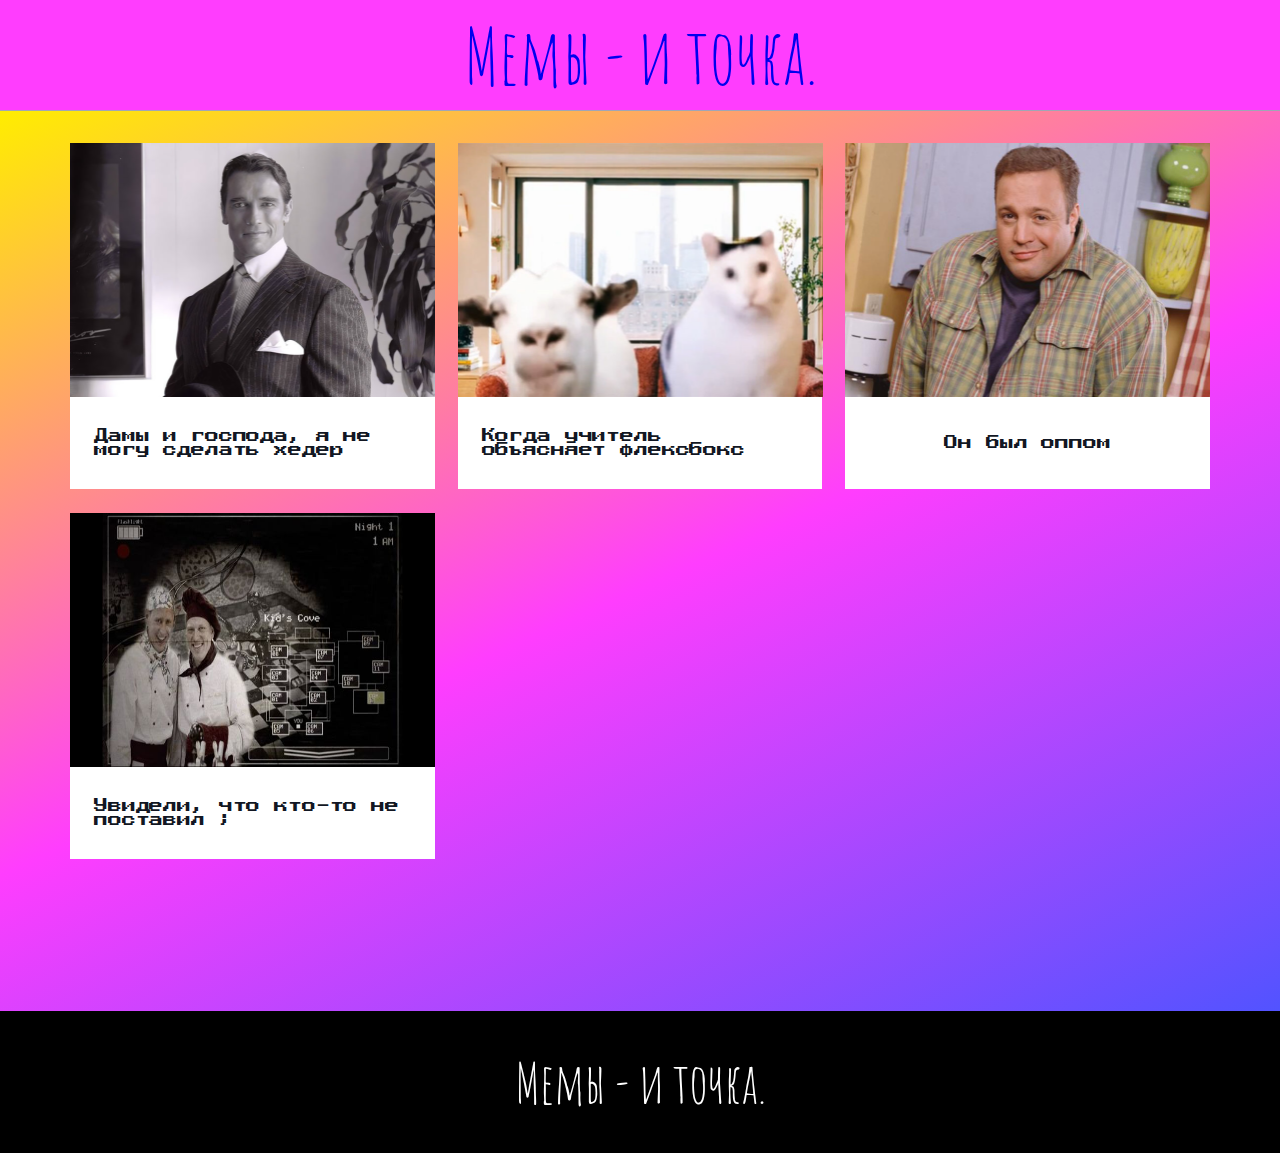
<file: index.html>
<!doctype html>
<html lang="ru">
<head>
    <meta charset="UTF-8">
    <meta name="viewport"
          content="width=device-width, user-scalable=no, initial-scale=1.0, maximum-scale=1.0, minimum-scale=1.0">
    <meta http-equiv="X-UA-Compatible" content="ie=edge">

    <link rel="preconnect" href="https://fonts.googleapis.com">
    <link rel="preconnect" href="https://fonts.gstatic.com" crossorigin>
    <link href="https://fonts.googleapis.com/css2?family=Amatic+SC&family=Inter&family=Press+Start+2P&display=swap" rel="stylesheet">

    <link rel="stylesheet" href="styles/style.css">
    <title>Мемы и точка. Главная</title>
</head>
<body>
<header class="header">
    <section class="container">
        <div class="header__title">
            <a href="../index.html">Мемы - и точка.</a>
        </div>
    </section>
</header>

<main class="main">
    <section class="container">
        <div class="content__cards">
            
            <div class="card">
                <a class="card__link" href="./detail_pages/detail_page1.html">
                    <img class="card__img" src="./images/meme1.png" alt="arnold">
                    <div class="card__info">
                        Дамы и господа, я не могу сделать хедер
                    </div>
                </a>
            </div>
            <div class="card">
                <a class="card__link" href="./detail_pages/detail_page2.html">
                    <img class="card__img" src="./images/meme2.png" alt="car and cow">
                    <div class="card__info">
                        Когда учитель объясняет флексбокс
                    </div>
                </a>
            </div>
            <div class="card">
                <a class="card__link" href="./detail_pages/detail_page3.html">
                    <img class="card__img" src="./images/meme3.png" alt="voronin">
                    <div class="card__info">
                        Он был оппом
                    </div>
                </a>
            </div>
            <div class="card">
                <a class="card__link" href="./detail_pages/detail_page4.html">
                    <img class="card__img" src="./images/invalidi.jpg" alt="invalidi" width="365px" height="254px" object-fit: cover;>
                    <div class="card__info">
                        Увидели, что кто-то не поставил ;
                    </div>
                </a>
            </div>
        </div>
    </section>
</main>

<footer class="footer">
    <section class="container">
        <div class="footer__title">
            Мемы - и точка.
        </div>
    </section>
</footer>

</body>
</html>
</file>
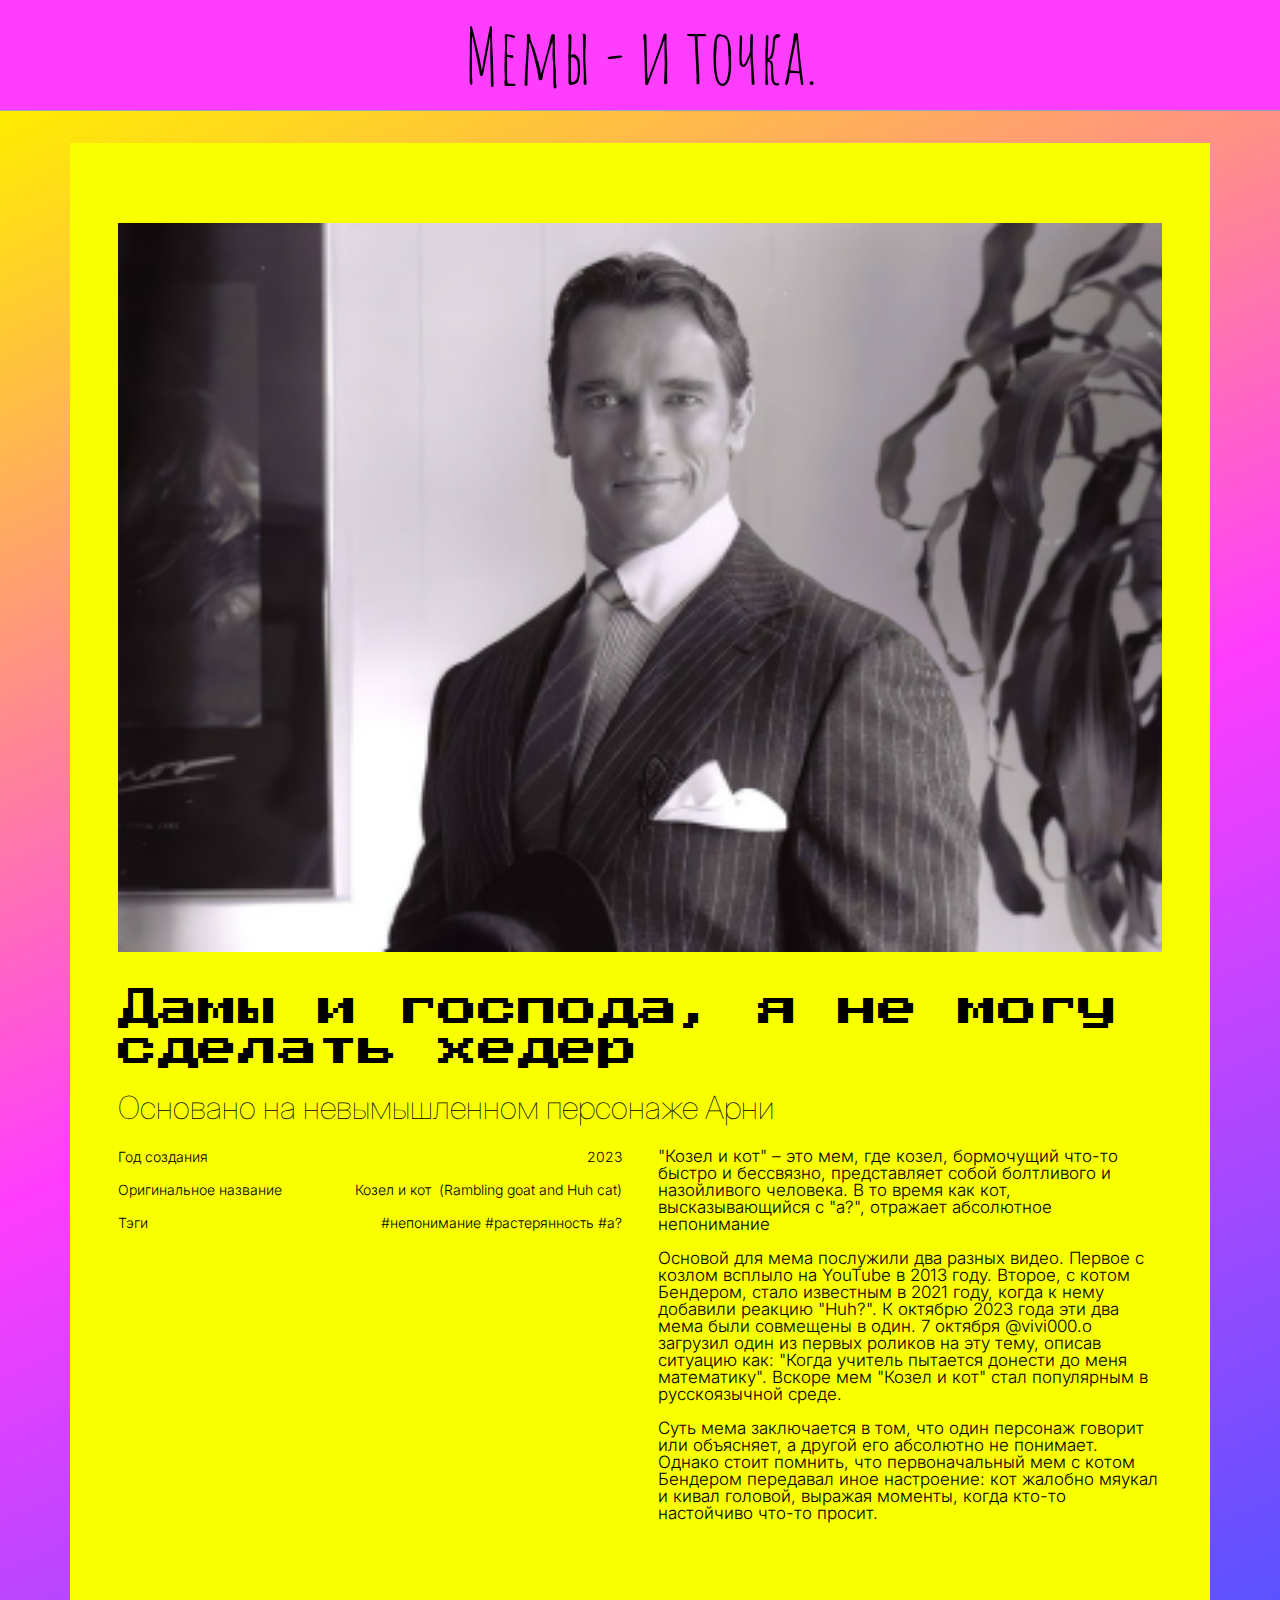
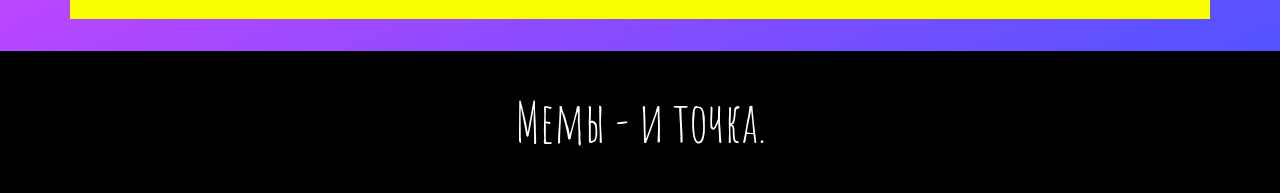
<file: detail_pages/detail_page1.html>
<!doctype html>
<html lang="en">
<head>
    <meta charset="UTF-8">
    <meta name="viewport"
          content="width=device-width, user-scalable=no, initial-scale=1.0, maximum-scale=1.0, minimum-scale=1.0">
    <meta http-equiv="X-UA-Compatible" content="ie=edge">

    <link rel="preconnect" href="https://fonts.googleapis.com">
    <link rel="preconnect" href="https://fonts.gstatic.com" crossorigin>
    <link href="https://fonts.googleapis.com/css2?family=Amatic+SC&family=Inter&family=Press+Start+2P&display=swap" rel="stylesheet">

    <link rel="stylesheet" href="../styles/style.css">
    <link rel="stylesheet" href="../styles/style_detail.css">

    <title>Дамы и господа</title>
</head>
<body>
<header class="header">
    <section class="container">
        <div class="header__title">
            Мемы - и точка.
        </div>
    </section>
</header>

<main class="main">
    <section class="container detail">
        <div class="detail__img__container">
            <img class="detail__img" src="../images/meme1.png" alt="arni">
        </div>
        <div class="detail__title">
            Дамы и господа, я не могу сделать хедер
        </div>
        <div class="detail__subtitle">
            Основано на невымышленном персонаже Арни
        </div>
        <div class="detail__description__container">
            <div class="description_left">
                <div class="left-part">
                    <div class="attr">Год создания</div>
                    <div class="val">2023</div>
                </div>
                <div class="left-part">
                    <div class="attr">Оригинальное название</div>
                    <div class="val">Козел и кот  (Rambling goat and Huh cat)</div>
                </div>
                <div class="left-part">
                    <div class="attr">Тэги</div>
                    <div class="val">#непонимание #растерянность #а?</div>
                </div>
            </div>
            <div class="description_right">
                "Козел и кот" – это мем, где козел, бормочущий что-то быстро и бессвязно, представляет собой болтливого и назойливого человека. В то время как кот, высказывающийся с "а?", отражает абсолютное непонимание
                <p>Основой для мема послужили два разных видео. Первое с козлом всплыло на YouTube в 2013 году. Второе, с котом Бендером, стало известным в 2021 году, когда к нему добавили реакцию "Huh?". К октябрю 2023 года эти два мема были совмещены в один. 7 октября @vivi000.o загрузил один из первых роликов на эту тему, описав ситуацию как: "Когда учитель пытается донести до меня математику". Вскоре мем "Козел и кот" стал популярным в русскоязычной среде.</p>
                <p>Суть мема заключается в том, что один персонаж говорит или объясняет, а другой его абсолютно не понимает. Однако стоит помнить, что первоначальный мем с котом Бендером передавал иное настроение: кот жалобно мяукал и кивал головой, выражая моменты, когда кто-то настойчиво что-то просит.</p>
            </div>
        </div>
    </section>
</main>

<footer class="footer">
    <section class="container">
        <div class="footer__title">
            Мемы - и точка.
        </div>
    </section>
</footer>
</body>
</html>
</file>
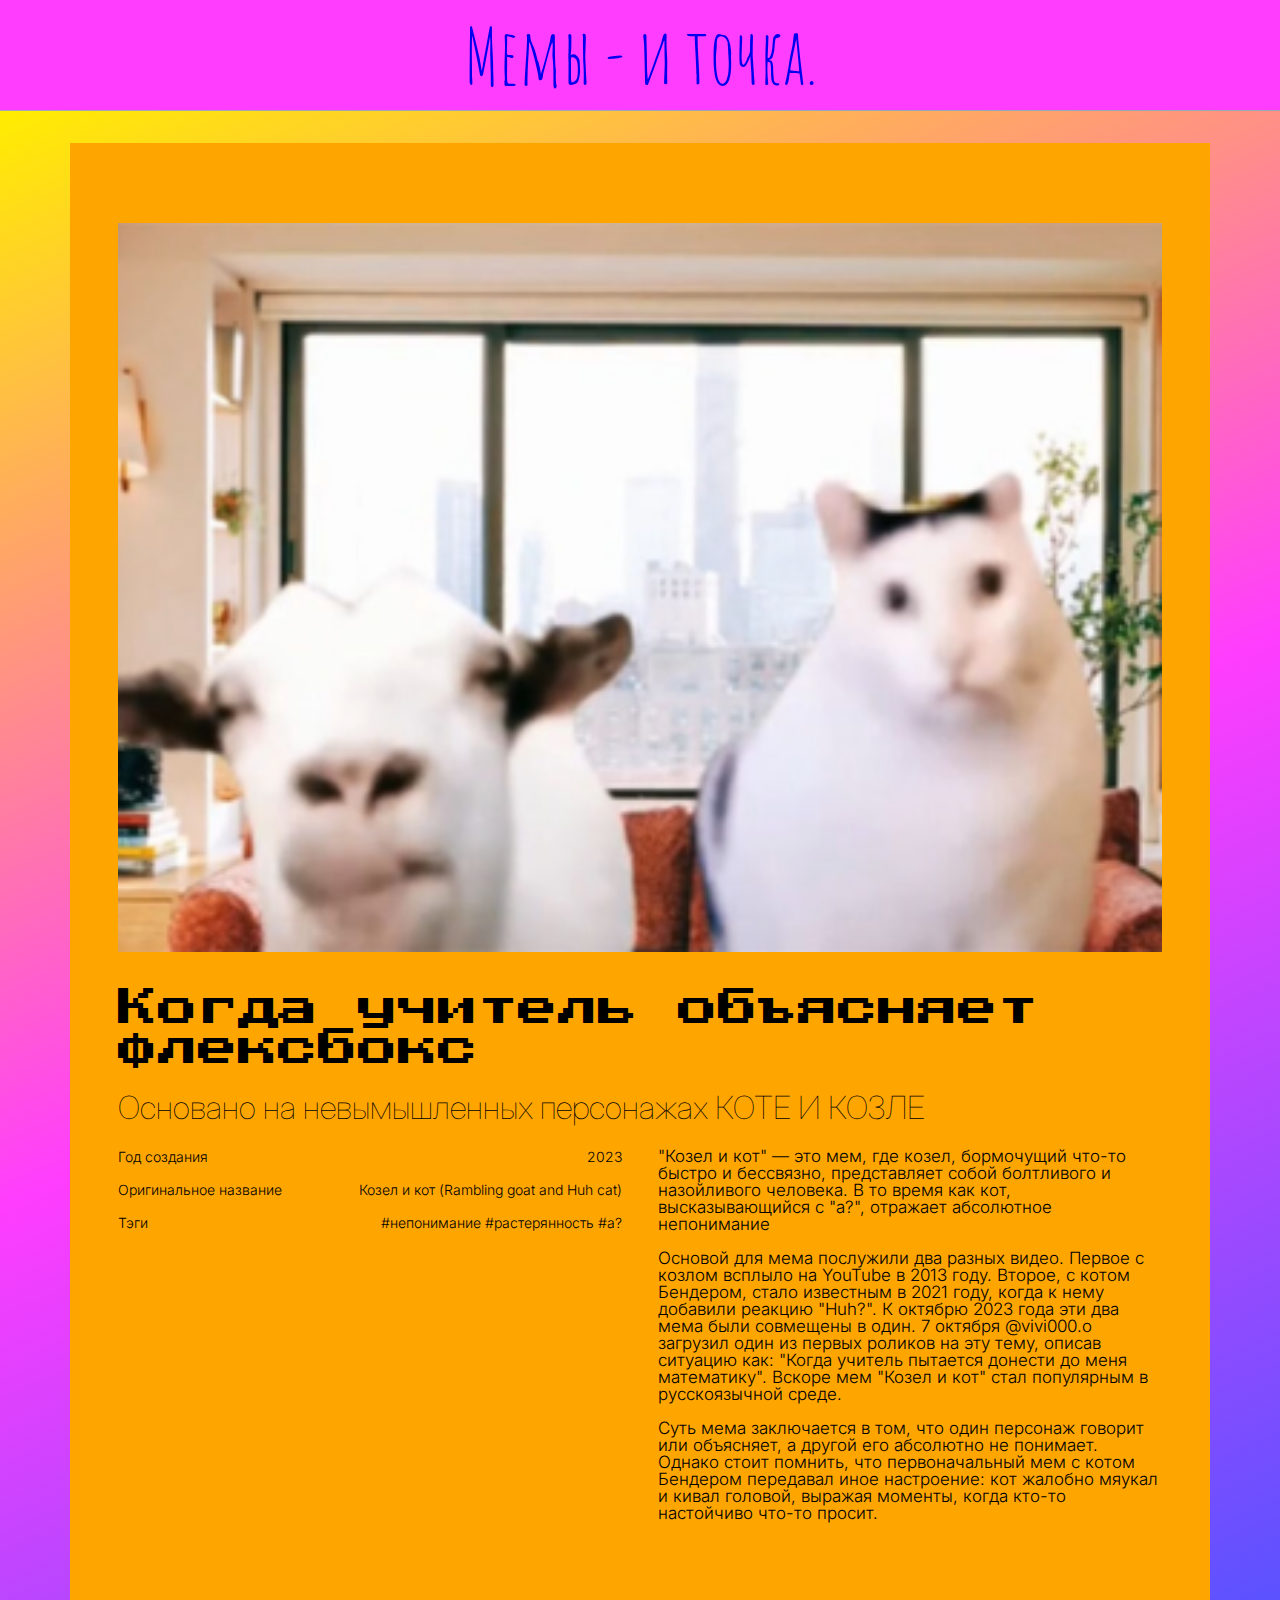
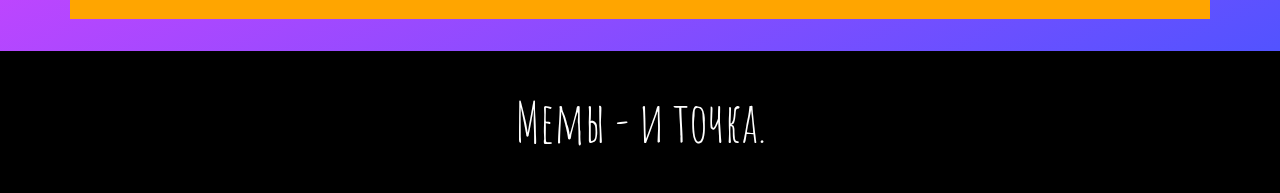
<file: detail_pages/detail_page2.html>
<!doctype html>
<html lang="en">
<head>
    <meta charset="UTF-8">
    <meta name="viewport"
          content="width=device-width, user-scalable=no, initial-scale=1.0, maximum-scale=1.0, minimum-scale=1.0">
    <meta http-equiv="X-UA-Compatible" content="ie=edge">

    <link rel="preconnect" href="https://fonts.googleapis.com">
    <link rel="preconnect" href="https://fonts.gstatic.com" crossorigin>
    <link href="https://fonts.googleapis.com/css2?family=Amatic+SC&family=Inter&family=Press+Start+2P&display=swap" rel="stylesheet">

    <link rel="stylesheet" href="../styles/style.css">
    <link rel="stylesheet" href="../styles/style_detail.css">

    <title>Кот и Козёл</title>
</head>
<body>
<header class="header">
    <section class="container">
        <div class="header__title">
            <a href="../index.html">Мемы - и точка.</a>
        </div>
    </section>
</header>

<main class="main">
    <section class="container detail" style="background-color: orange;">
        <div class="detail__img__container">
            <img class="detail__img" src="../images/meme2.png" alt="cat and goat">
        </div>
        <div class="detail__title">
            Когда учитель объясняет флексбокс
        </div>
        <div class="detail__subtitle">
            Основано на невымышленных персонажах КОТЕ И КОЗЛЕ
        </div>
        <div class="detail__description__container">
            <div class="description_left">
                <div class="left-part">
                    <div class="attr">Год создания</div>
                    <div class="val">2023</div>
                </div>
                <div class="left-part">
                    <div class="attr">Оригинальное название</div>
                    <div class="val">Козел и кот (Rambling goat and Huh cat)</div>
                </div>
                <div class="left-part">
                    <div class="attr">Тэги</div>
                    <div class="val">#непонимание #растерянность #а?</div>
                </div>
            </div>
            <div class="description_right">
                "Козел и кот" — это мем, где козел, бормочущий что-то быстро и бессвязно, представляет собой болтливого и назойливого человека. В то время как кот, высказывающийся с "а?", отражает абсолютное непонимание
                <p>Основой для мема послужили два разных видео. Первое с козлом всплыло на YouTube в 2013 году. Второе, с котом Бендером, стало известным в 2021 году, когда к нему добавили реакцию "Huh?". К октябрю 2023 года эти два мема были совмещены в один. 7 октября @vivi000.o загрузил один из первых роликов на эту тему, описав ситуацию как: "Когда учитель пытается донести до меня математику". Вскоре мем "Козел и кот" стал популярным в русскоязычной среде.</p>
                <p>Суть мема заключается в том, что один персонаж говорит или объясняет, а другой его абсолютно не понимает. Однако стоит помнить, что первоначальный мем с котом Бендером передавал иное настроение: кот жалобно мяукал и кивал головой, выражая моменты, когда кто-то настойчиво что-то просит.</p>
            </div>
        </div>
    </section>
</main>

<footer class="footer">
    <section class="container">
        <div class="footer__title">
            Мемы - и точка.
        </div>
    </section>
</footer>
</body>
</html>
</file>
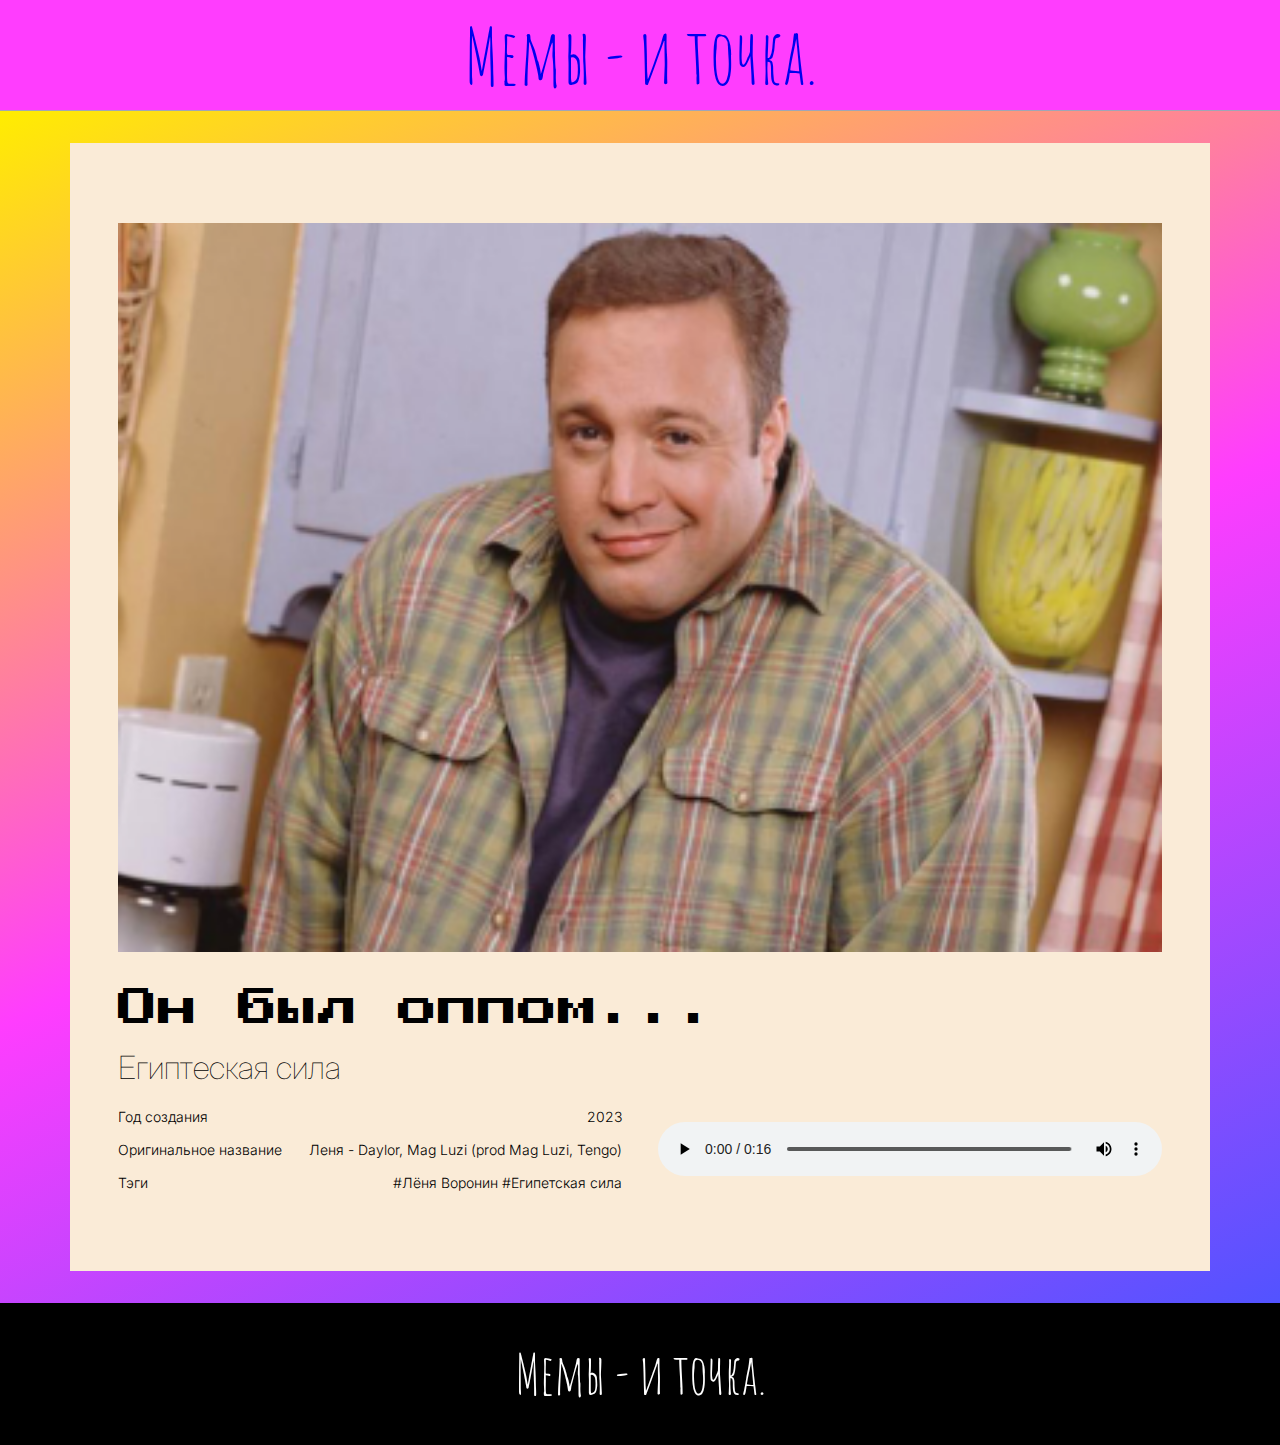
<file: detail_pages/detail_page3.html>
<!doctype html>
<html lang="en">
<head>
    <meta charset="UTF-8">
    <meta name="viewport"
          content="width=device-width, user-scalable=no, initial-scale=1.0, maximum-scale=1.0, minimum-scale=1.0">
    <meta http-equiv="X-UA-Compatible" content="ie=edge">

    <link rel="preconnect" href="https://fonts.googleapis.com">
    <link rel="preconnect" href="https://fonts.gstatic.com" crossorigin>
    <link href="https://fonts.googleapis.com/css2?family=Amatic+SC&family=Inter&family=Press+Start+2P&display=swap" rel="stylesheet">

    <link rel="stylesheet" href="../styles/style.css">
    <link rel="stylesheet" href="../styles/style_detail.css">

    <title>Лёня Воронин</title>
</head>
<body>
<header class="header">
    <section class="container">
        <div class="header__title">
            <a href="../index.html">Мемы - и точка.</a>
        </div>
    </section>
</header>

<main class="main">
    <section class="container detail" style="background-color: antiquewhite;">
        <div class="detail__img__container">
            <img class="detail__img" src="../images/meme3.png" alt="voronin">
        </div>
        <div class="detail__title">
            Он был оппом...
        </div>
        <div class="detail__subtitle">
            Египтеская сила
        </div>
        <div class="detail__description__container">
            <div class="description_left">
                <div class="left-part">
                    <div class="attr">Год создания</div>
                    <div class="val">2023</div>
                </div>
                <div class="left-part">
                    <div class="attr">Оригинальное название</div>
                    <div class="val">Леня - Daylor, Mag Luzi (prod Mag Luzi, Tengo)</div>
                </div>
                <div class="left-part">
                    <div class="attr">Тэги</div>
                    <div class="val">#Лёня Воронин #Египетская сила</div>
                </div>
            </div>
            <div class="description_right" id="page3">
              <audio controls="controls" loop="loop" src="../sound/voronin.mp3"></audio>
            </div>
        </div>
    </section>
</main>

<footer class="footer">
    <section class="container">
        <div class="footer__title">
            Мемы - и точка.
        </div>
    </section>
</footer>
</body>
</html>
</file>
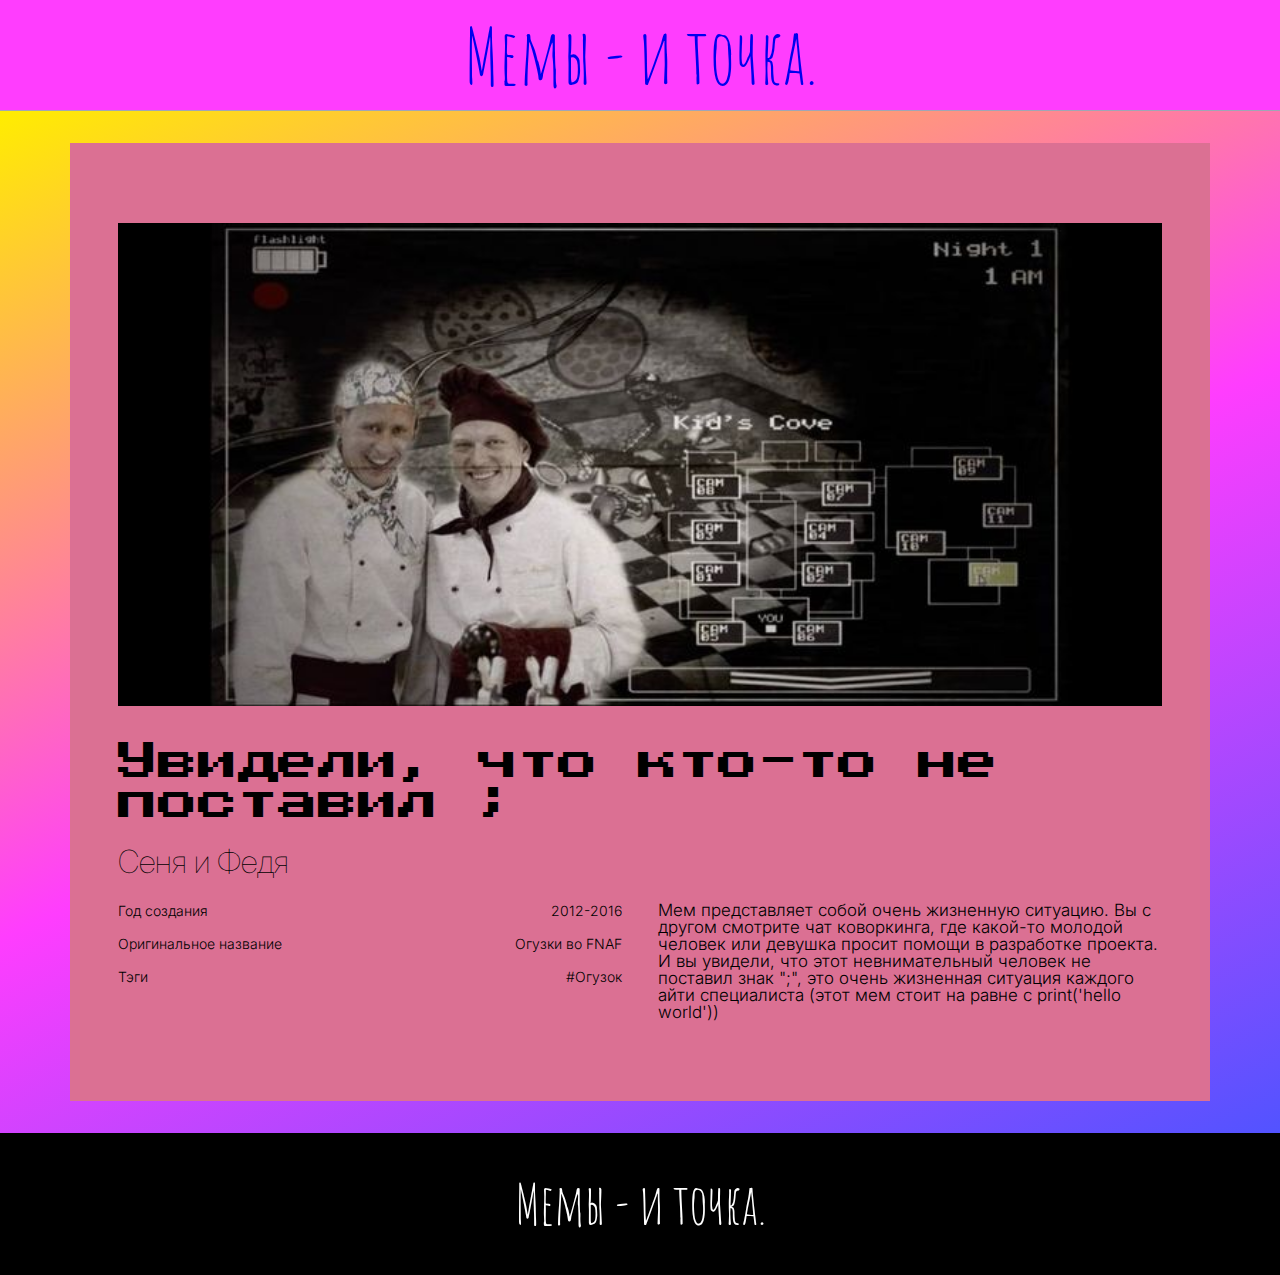
<file: detail_pages/detail_page4.html>
<!doctype html>
<html lang="en">
<head>
    <meta charset="UTF-8">
    <meta name="viewport"
          content="width=device-width, user-scalable=no, initial-scale=1.0, maximum-scale=1.0, minimum-scale=1.0">
    <meta http-equiv="X-UA-Compatible" content="ie=edge">

    <link rel="preconnect" href="https://fonts.googleapis.com">
    <link rel="preconnect" href="https://fonts.gstatic.com" crossorigin>
    <link href="https://fonts.googleapis.com/css2?family=Amatic+SC&family=Inter&family=Press+Start+2P&display=swap" rel="stylesheet">

    <link rel="stylesheet" href="../styles/style.css">
    <link rel="stylesheet" href="../styles/style_detail.css">

    <title>Инвалиды</title>
</head>
<body>
<header class="header">
    <section class="container">
        <div class="header__title">
            <a href="../index.html">Мемы - и точка.</a>
        </div>
    </section>
</header>

<main class="main">
    <section class="container detail" style="background-color: palevioletred;">
        <div class="detail__img__container">
            <img class="detail__img" src="../images/invalidi.jpg" alt="arni">
        </div>
        <div class="detail__title">
            Увидели, что кто-то не поставил ;
        </div>
        <div class="detail__subtitle">
            Сеня и Федя
        </div>
        <div class="detail__description__container">
            <div class="description_left">
                <div class="left-part">
                    <div class="attr">Год создания</div>
                    <div class="val">2012-2016</div>
                </div>
                <div class="left-part">
                    <div class="attr">Оригинальное название</div>
                    <div class="val">Огузки во FNAF</div>
                </div>
                <div class="left-part">
                    <div class="attr">Тэги</div>
                    <div class="val">#Огузок</div>
                </div>
            </div>
            <div class="description_right">
              Мем представляет собой очень жизненную ситуацию. Вы с другом смотрите чат коворкинга, где какой-то молодой человек или девушка
              просит помощи в разработке проекта. И вы увидели, что этот невнимательный человек
              не поставил знак ";", это очень жизненная ситуация каждого айти специалиста (этот мем стоит на равне с print('hello world'))
            </div>
        </div>
    </section>
</main>

<footer class="footer">
    <section class="container">
        <div class="footer__title">
            Мемы - и точка.
        </div>
    </section>
</footer>
</body>
</html>
</file>
<file: styles/style.css>
body {
    margin: 0;
}

.header {
    width: 100%;
    height: 110px;
    background-color: #FF3DFE;
    border-bottom: 1px solid #A1A6B4;
}

.header__title a {
    text-decoration: none;
}

.footer {
    width: 100%;
    height: 142px;
    background-color: #000000;
    color: #ffffff;
}

.container {
    max-width: 1140px;
    width: 100%;
    height: 100%;
}

.header__title {
    font-family: 'Amatic SC', sans-serif;
    font-size: 77px;
    display: flex;
    justify-content: center;
    height: 100%;
    align-items: center;
}

.footer__title {
    font-family: 'Amatic SC', sans-serif;
    font-size: 55px;
    display: flex;
    justify-content: center;
    height: 100%;
    align-items: center;
}

.header, .footer, .main {
    display: flex;
    justify-content: center;
}

.main {
    width: 100%;
    min-height: 100vh;
    background: linear-gradient(155.88deg, #FFED00 0%, #FF3DFE 51.89%, #5253FF 100%);
    padding: 32px 0;
    box-sizing: border-box;
}

.content__cards {
    display: flex;
    justify-content: space-between;
    column-gap: 16px;
    row-gap: 24px;
    flex-wrap: wrap;
}

.card__img {
    width: 365px;
    height:254px;
}

.card {
    position: relative;
    display: flex;
    flex-direction: column;
    max-width: 32%;
    box-shadow: 0 0 0 transparent;
    transition: box-shadow 0.4s ease, transform 0.4s ease;
    transform: scale(1);  
    z-index: 1;
}

.card:hover {
    box-shadow: 0 0 50px black;
    transform: scale(1.05);
    z-index: 2;
}

.card__info {
    background-color: #fff;
    height: 92px;
    display: flex;
    justify-content: center;
    align-items: center;
    padding: 0 24px;
}

.card__link {
    font-family: 'Press Start 2P';
    font-size: 14px;
    font-weight: 400;
    line-height: 14px;
    letter-spacing: -0.01em;
    text-align: left;
    text-decoration: none;
    color: #121723;
}

@media screen and (hover: none) { 

    .card:hover {
        box-shadow: 0 0 0 transparent;
        transform: scale(1);
    }

}
</file>
<file: styles/style_detail.css>
.container.detail {
    background-color: #FAFF00;
    padding: 80px 48px;
    box-sizing: border-box;
}

.detail__img__container, .detail__img {
    width: 100%;
}

.detail__title {
    margin-top: 32px;
    font-family: 'Press Start 2P';
    font-size: 40px;
    font-weight: 400;
    line-height: 40px;
    letter-spacing: 0em;
    text-align: left;
}

.detail__subtitle {
    font-family: 'Inter';
    font-size: 32px;
    font-weight: 100;
    line-height: 32px;
    letter-spacing: 0em;
    text-align: left;
    margin-top:24px
}

.detail__description__container {
    font-family: 'Inter';
    font-size: 14px;
    font-weight: 300;
    line-height: 17px;
    letter-spacing: 0em;
    text-align: left;
    margin-top: 24px;
    display: flex;
    gap:36px;
}

.detail__description__container > div {
    width: 50%;
}

.description_left {
    display: flex;
    flex-direction: column;
    gap: 16px;
}

.left-part {
    display: flex;
    justify-content: space-between;
    gap: 16px;
}

.description_right {
    font-size: 17px;
}

#page3 {
    display: flex;
    align-items: center;
}

.description_right audio {
    width: 100%;
}
</file>
